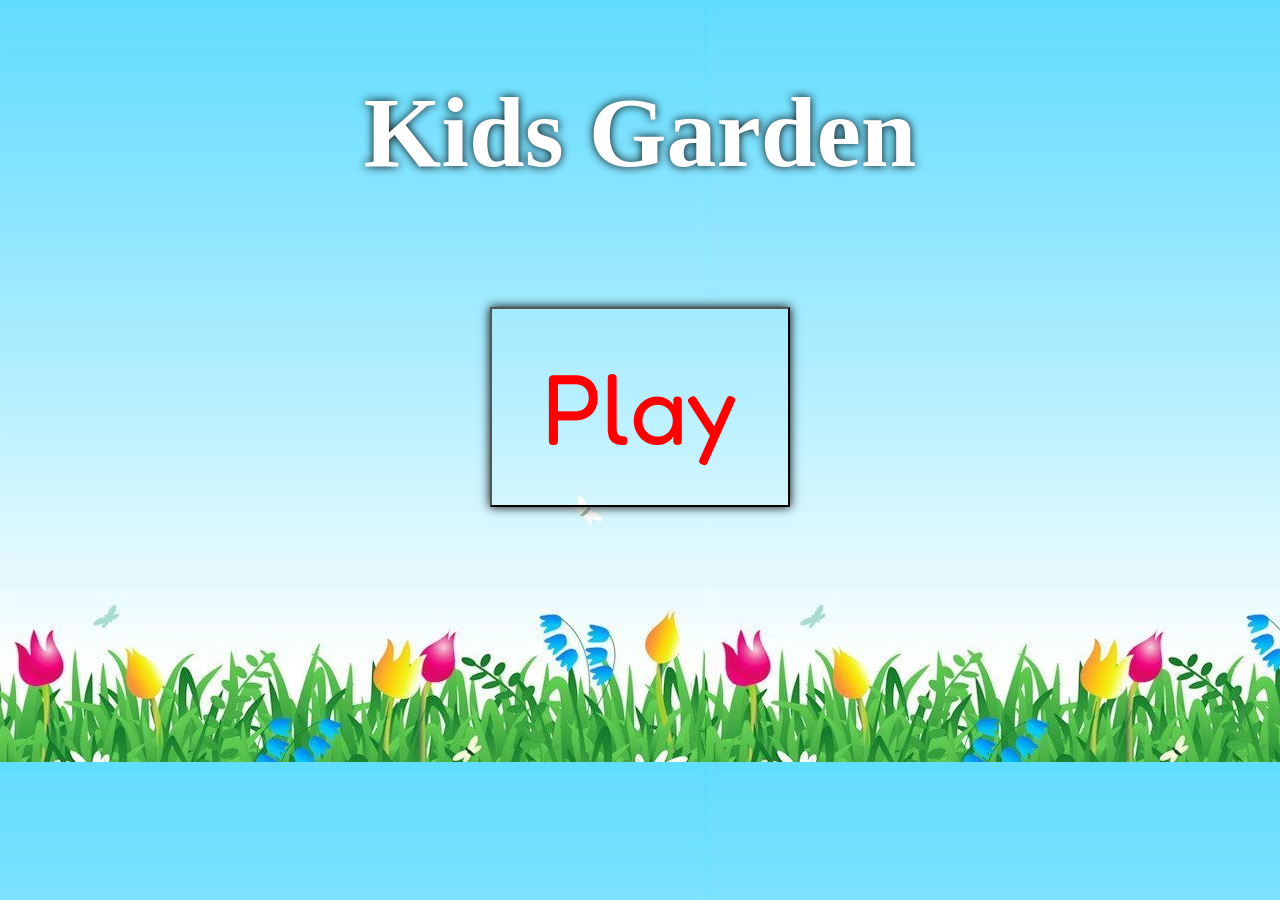
<file: Kids garden/index.html>
<!DOCTYPE html>
<html lang="en">

<head>
    <meta charset="UTF-8">
    <meta http-equiv="X-UA-Compatible" content="IE=edge">
    <meta name="viewport" content="width=device-width, initial-scale=1.0">
    <title>Document</title>
    <link rel="preconnect" href="https://fonts.gstatic.com">
    <link href="https://fonts.googleapis.com/css2?family=Fredoka+One&display=swap" rel="stylesheet">
</head>
<style>
    .col {}

    h1 {
        color: white;
        text-shadow: 0 0 10px Black;
        font-size: 100px;
    }

    h2 {
        color: white;
        text-shadow: 0 0 10px Black;
        font-size: 50px;
    }

    button {
        outline: none;
        color: red;
        font-size: 50px;
        background-color: transparent;
        font-family: 'Fredoka One', cursive;
    }

    #mode>button {
        width: 400px;
        margin: 20px;
    }

    #mode>button:hover {
        box-shadow: 0 0 10px black;
    }

    body {
        align-content: center;
        text-align: center;
    }

    #main {
        padding-top: 50px;
        height: auto;
        margin: auto;
    }

    #mode {
        padding-top: 50px;
        height: auto;
        margin: auto;
    }

    #main>button {
        font-size: 100px;
        height: 200px;
        width: 300px;
        box-shadow: 0 0 10px black;
    }

    #playarea {
        margin-top: 2%;
    }

    .plbtn {
        width: 80px;
        height: 70px;
        margin: 10px;
    }

    .plbtn:hover {
        box-shadow: 0 0 5px black;
    }

    #colordiv>.plbtn {
        width: 150px;
        height: 100px;
        margin: 10px;
    }

    #modeback {
        color: black;
    }

    #modeback:hover {
        box-shadow: 0 0 10px black;
    }

    .plim {
        width: 300px;
        height: 300px;
        margin-left: 10px;
        margin-bottom: 10px;
    }

    .plim>.plim {
        width: 290px;
        height: 290px;
        margin-left: 0px;
        margin-bottom: 0px;
    }

    #animaldiv {
        margin-top: 0px;
    }
</style>

<body background="Image/1974182.jpg">
    <Div>
        <h1>Kids Garden</h1>
        <!--Play Div (Main Menu)-->
        <div id="main">

            <button id="play">Play</button>
        </div>
        <!--Choose a Mode-->
        <div id="mode">
            <h2>Choose a Mode</h2>
            <button id="let">Letter Mode</button>
            <button id="num">Number Mode</button>
            <br>
            <button id="Color">Color Mode</button>
            <button id="Animal">Animal Mode</button>
            <br>
            <button id="Back">Back</button>
        </div>
        <!--Play Area-->
        <div id="playarea">
            <!--Letter Mode-->
            <div id="letterdiv">
                <div>
                    <button id="clia" class="plbtn">A</button>
                    <button id="clib" class="plbtn">B</button>
                    <button id="clic" class="plbtn">C</button>
                    <button id="clid" class="plbtn">D</button>
                    <button id="clie" class="plbtn">E</button>
                    <button id="clif" class="plbtn">F</button>
                    <button id="clig" class="plbtn">G</button>
                    <button id="clih" class="plbtn">H</button>
                    <button id="clii" class="plbtn">I</button>
                </div>
                <div>
                    <button id="clij" class="plbtn">J</button>
                    <button id="clik" class="plbtn">K</button>
                    <button id="clil" class="plbtn">L</button>
                    <button id="clim" class="plbtn">M</button>
                    <button id="clin" class="plbtn">N</button>
                    <button id="clio" class="plbtn">O</button>
                    <button id="clip" class="plbtn">P</button>
                    <button id="cliq" class="plbtn">Q</button>
                    <button id="clir" class="plbtn">R</button>
                </div>
                <div>
                    <button id="clis" class="plbtn">S</button>
                    <button id="clit" class="plbtn">T</button>
                    <button id="cliu" class="plbtn">U</button>
                    <button id="cliv" class="plbtn">V</button>
                    <button id="cliw" class="plbtn">W</button>
                    <button id="clix" class="plbtn">X</button>
                    <button id="cliy" class="plbtn">Y</button>
                    <button id="cliz" class="plbtn">Z</button>
                </div>
            </div>
            <!--Number Mode-->
            <div id="numberdiv">
                <button id="cli0" class="plbtn">0</button>
                <button id="cli1" class="plbtn">1</button>
                <button id="cli2" class="plbtn">2</button>
                <button id="cli3" class="plbtn">3</button>
                <button id="cli4" class="plbtn">4</button>
                <button id="cli5" class="plbtn">5</button>
                <button id="cli6" class="plbtn">6</button>
                <button id="cli7" class="plbtn">7</button>
                <button id="cli8" class="plbtn">8</button>
                <button id="cli9" class="plbtn">9</button>
            </div>
            <!--Animals Mode-->
            <div id="animaldiv">
                <button id="clidog" class="plim">
                    <img src="Image/Animals/Dof.jpeg" class="plim">
                </button>
                <button id="clicat" class="plim">
                    <img src="Image/Animals/Cat.jpeg" class="plim">
                </button>
                <button id="clicow" class="plim"><img class="plim"
                        src="Image/Animals/cartoon-happy-cow-vector-20862513.jpg"></button>
                <button id="cliduck" class="plim">
                    <img class="plim" src="Image/Animals/cute-duck-cartoon_160606-179.jpg">
                </button>
                <br>
                <button id="cligoat" class="plim">
                    <img class="plim" src="Image/Animals/Goat.jpeg"></button>
                <button id="clipony" class="plim">
                    <img class="plim" src="Image/Animals/cute-horse-cartoon_37609-152.jpg">
                </button>
                <button id="clitiger" class="plim">
                    <img class="plim" src="Image/Animals/adult-funny-tiger-260nw-469486433.jpg" alt="">
                </button>
                <button id="clielephant" class="plim">
                    <img class="plim" src="Image/Animals/cute-elephant-cartoon-260nw-500476903.jpg" alt="">
                </button>

            </div>
            <!--Colors Mode-->
            <div id="colordiv">

                <button id="clired" style="background-color: red" class="plbtn">Red</button>
                <button id="cliblue" style="background-color: Blue" class="plbtn"></button>
                <button id="clipink" style="background-color: pink" class="plbtn"></button>
                <button id="cligreen" style="background-color: green" class="plbtn"></button>
                <br>
                <button id="cliorange" style="background-color: orange" class="plbtn"></button>
                <button id="cliyellow" style="background-color: yellow" class="plbtn"></button>
                <button id="cliwhite" style="background-color: White" class="plbtn"></button>
                <button id="cliblack" style="background-color: Black" class="plbtn"></button>
                <br>
            </div>
            <!--The audio Plays in here-->
            <button id="modeback">Back to Mode</button>
        </div>
        <audio id="aud" src="" autoplay>

        </audio>
    </Div>
    <script src="https://ajax.googleapis.com/ajax/libs/jquery/3.5.1/jquery.min.js"></script>

    <script src="work.js"></script>
</body>

</html>
</file>
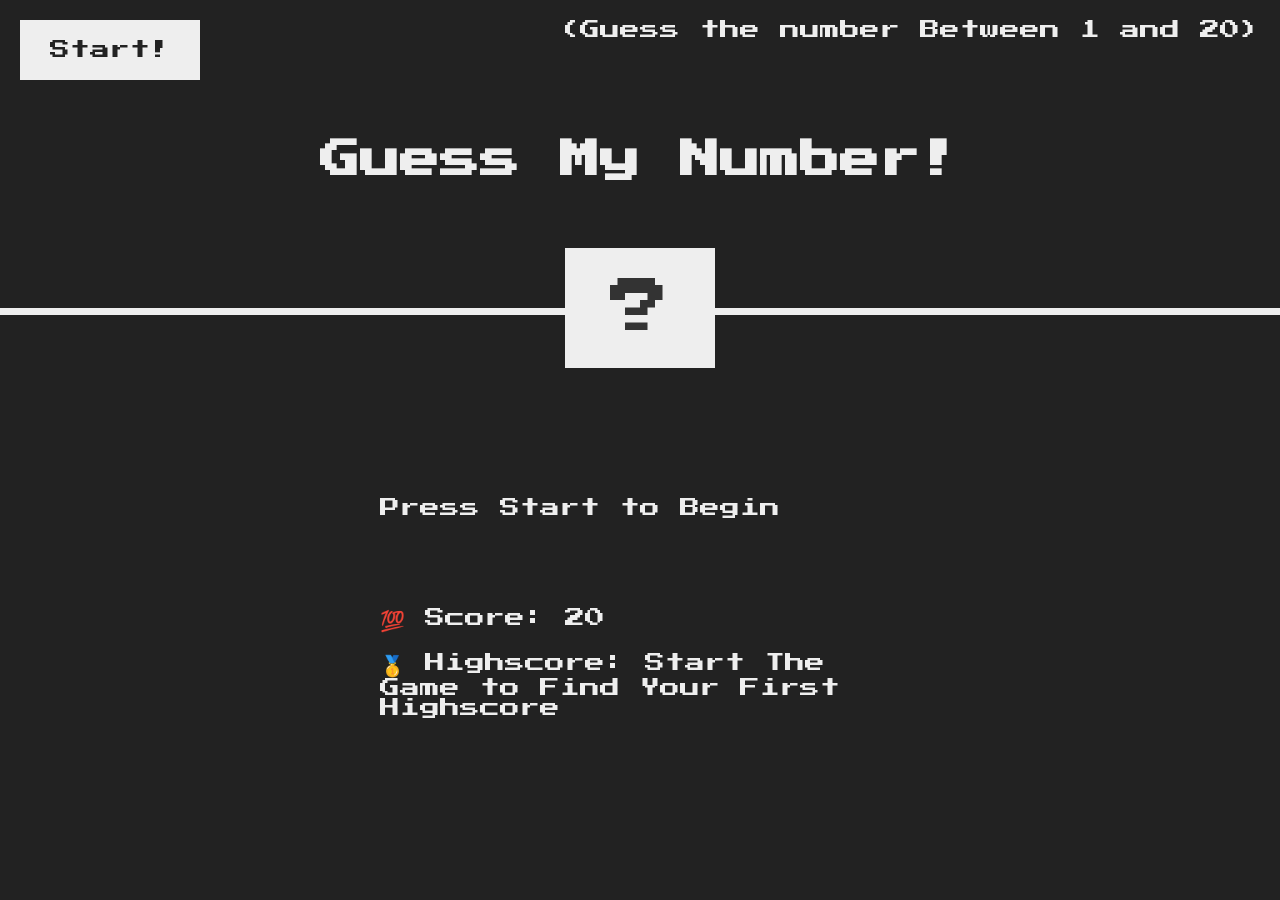
<file: Games/GuessTheNumber/index.html>
<!DOCTYPE html>
<html lang="en">

<head>
    <meta charset="UTF-8" />
    <meta name="viewport" content="width=device-width, initial-scale=1.0" />
    <meta http-equiv="X-UA-Compatible" content="ie=edge" />
    <link rel="stylesheet" href="style.css" />
    <title>Guess My Number!</title>
</head>

<body>
    <header>
        <h1>Guess My Number!</h1>
        <p class="between">(Guess the number Between 1 and 20)</p>
        <button class="btn again">Start!</button>
        <div class="number">?</div>
    </header>
    <main>
        <section class="left" id="lefter">
            <input type="number" class="guess" />
            <button class="btn check">Check!</button>
        </section>
        <section class="right">
            <p class="message">Press Start to Begin</p>
            <p class="label-score">💯 Score: <span class="score">20</span></p>
            <p class="label-highscore">
                🥇 Highscore: <span class="highscore">Start The Game to Find Your First Highscore</span>
            </p>
        </section>
    </main>
    <script src="script.js"></script>
</body>

</html>
</file>
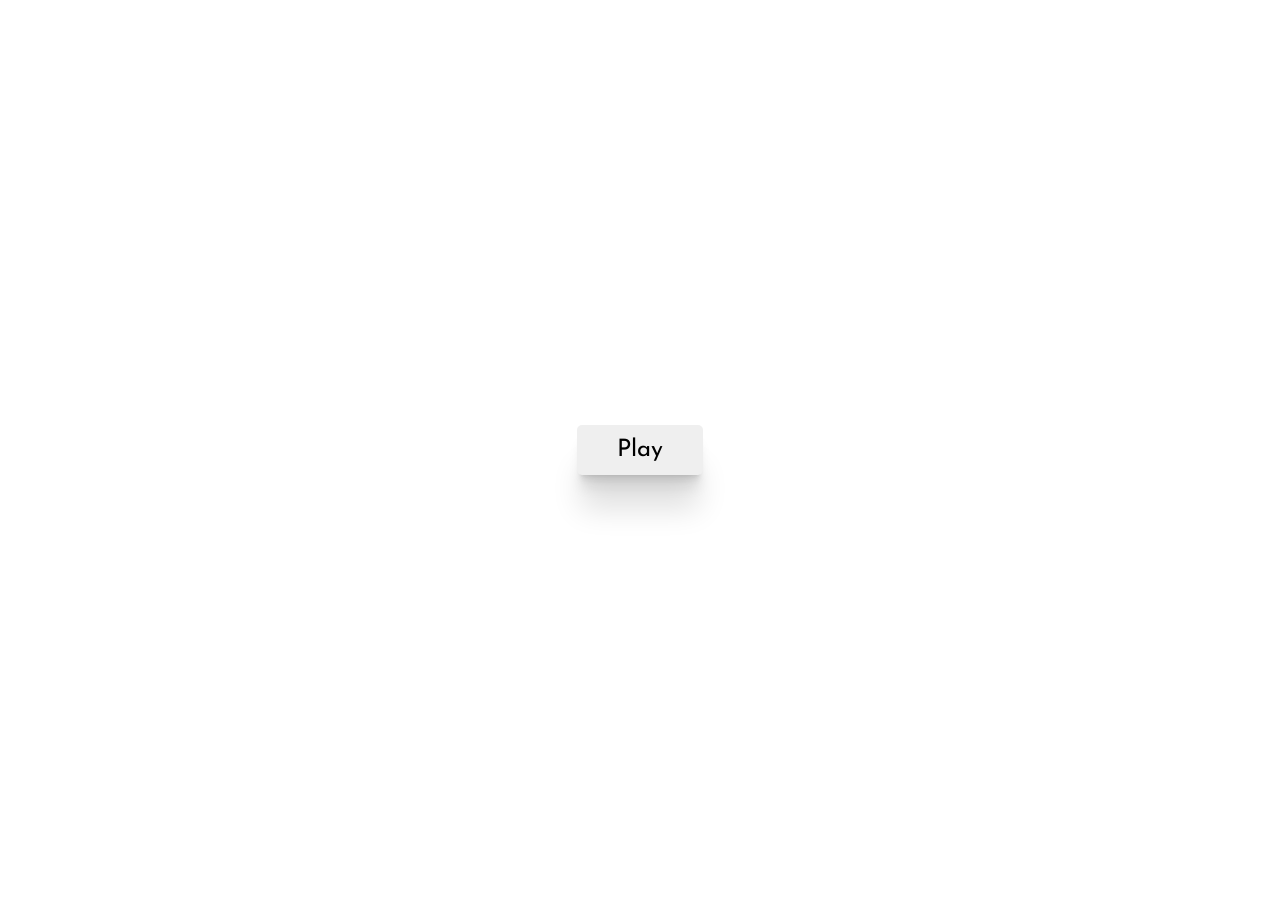
<file: Games/Kid's Quiz/index.html>
<!DOCTYPE html>
<html lang="en">
  <head>
    <meta charset="UTF-8" />
    <meta http-equiv="X-UA-Compatible" content="IE=edge" />
    <meta name="viewport" content="width=device-width, initial-scale=1.0" />
    <title>Document</title>
    <link rel="stylesheet" href="style.css" />
  </head>
  <body>
    <div>
      <button id="playBtn">Play</button>
    </div>
    <div id="parentDiv" class="main-div toHide">
      <div class="inner-div">
        <h2 class="question">Question comes here</h2>
        <ul>
          <li>
            <input type="radio" name="answer" id="ans1" class="answer" />
            <label for="ans1" id="option1"></label>
          </li>
          <li>
            <input type="radio" name="answer" id="ans2" class="answer" />
            <label for="ans2" id="option2"></label>
          </li>
          <li>
            <input type="radio" name="answer" id="ans3" class="answer" />
            <label for="ans3" id="option3"></label>
          </li>
          <li>
            <input type="radio" name="answer" id="ans4" class="answer" />
            <label for="ans4" id="option4"></label>
          </li>
        </ul>
        <button id="submit">Submit</button>
        <div id="showScore" class="toHide"></div>
      </div>
    </div>
  </body>
  <script src="script.js"></script>
</html>
</file>
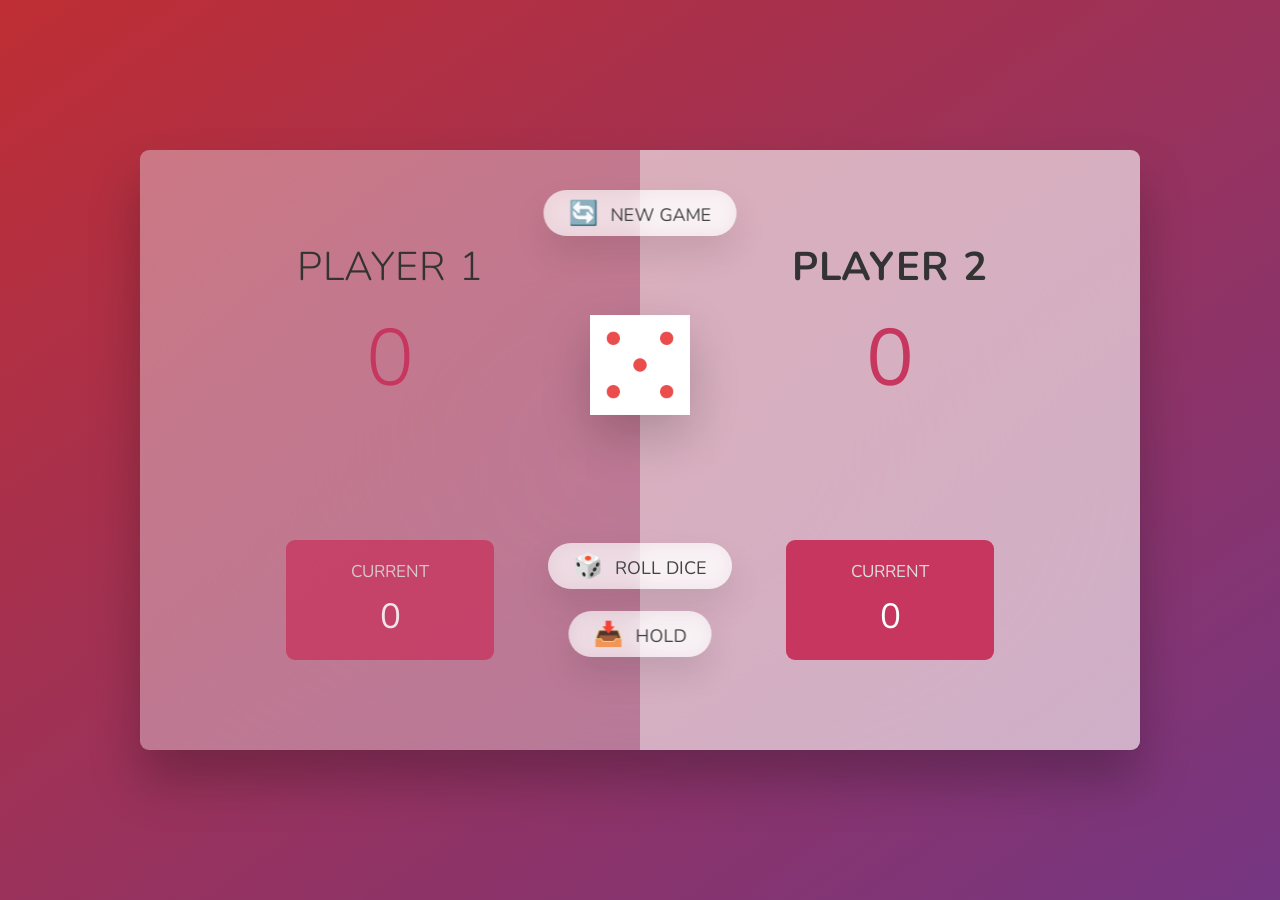
<file: Games/Roll The Dice/index.html>
<!DOCTYPE html>
<html lang="en">

<head>
    <meta charset="UTF-8" />
    <meta name="viewport" content="width=device-width, initial-scale=1.0" />
    <meta http-equiv="X-UA-Compatible" content="ie=edge" />
    <link rel="stylesheet" href="style.css" />
    <title>Roll The Dice</title>
</head>

<body>
    <main>
        <section id="player1" class="player player--0 ">
            <h2 class="name" id="name--0">Player 1</h2>
            <p class="score" id="score--0">0</p>
            <div class="current">
                <p class="current-label">Current</p>
                <p class="current-score" id="current--0">0</p>
            </div>
        </section>
        <section id="player2" class="player player--1 player--active">
            <h2 class="name" id="name--1">Player 2</h2>
            <p class="score" id="score--1">0</p>
            <div class="current">
                <p class="current-label">Current</p>
                <p class="current-score" id="current--1">0</p>
            </div>
        </section>
        <img src="dice-5.png" alt="Playing dice" class="dice" id='dice' />
        <button class="btn btn--new">🔄 New game</button>
        <button class="btn btn--roll">🎲 Roll dice</button>
        <button class="btn btn--hold">📥 Hold</button>
        <h3 id='classlol'></h3>
    </main>
    <script src="script.js"></script>
</body>

</html>
</file>
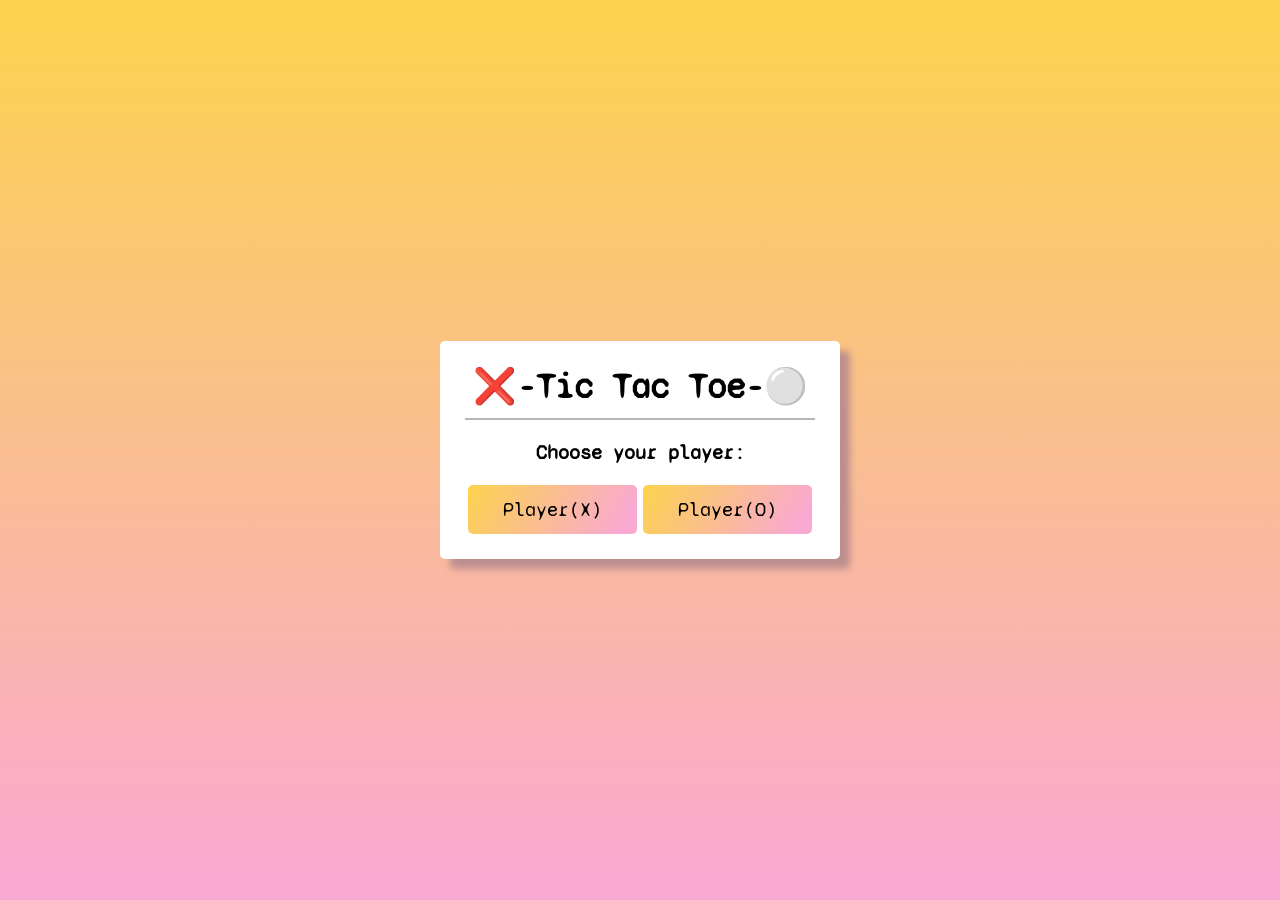
<file: Games/TicTacToe/index.html>
<!DOCTYPE html>
<html lang="en">
  <head>
    <meta charset="UTF-8" />
    <meta http-equiv="X-UA-Compatible" content="IE=edge" />
    <meta name="viewport" content="width=device-width, initial-scale=1.0" />
    <title>Tic-Tac-Toe</title>
    <link rel="stylesheet" href="style.css" />
    <link
      rel="stylesheet"
      href="https://pro.fontawesome.com/releases/v5.10.0/css/all.css"
      integrity="sha384-AYmEC3Yw5cVb3ZcuHtOA93w35dYTsvhLPVnYs9eStHfGJvOvKxVfELGroGkvsg+p"
      crossorigin="anonymous"
    />
  </head>
  <body>
    <!-- CHOOSE YOUR PLAYER -->
    <div class="select-box">
      <header>❌-Tic Tac Toe-⚪</header>
      <div class="content">
        <div class="title">Choose your player:</div>
        <div class="options">
          <button class="playerX">Player(X)</button>
          <button class="playerO">Player(O)</button>
        </div>
      </div>
    </div>

    <!-- PLAY SECTION -->

    <div class="play-board">
      <div class="details">
        <div class="players">
          <span class="xturn">X's Turn</span>
          <span class="Oturn">O's Turn</span>
          <div class="slider"></div>
        </div>
      </div>
      <div class="play-area">
        <section>
          <span class="box1"> </span>
          <span class="box2"></span>
          <span class="box3"></span>
        </section>
        <section>
          <span class="box4"></span>
          <span class="box5"></span>
          <span class="box6"></span>
        </section>
        <section>
          <span class="box7"></span>
          <span class="box8"></span>
          <span class="box9"></span>
        </section>
      </div>
    </div>
    <!-- End Section -->
    <div class="result-box">
      <div class="won-text"></div>

      <div class="btn">
        <button onclick="replay()">Replay</button>
      </div>
    </div>
  </body>
  <script src="script.js"></script>
</html>
</file>
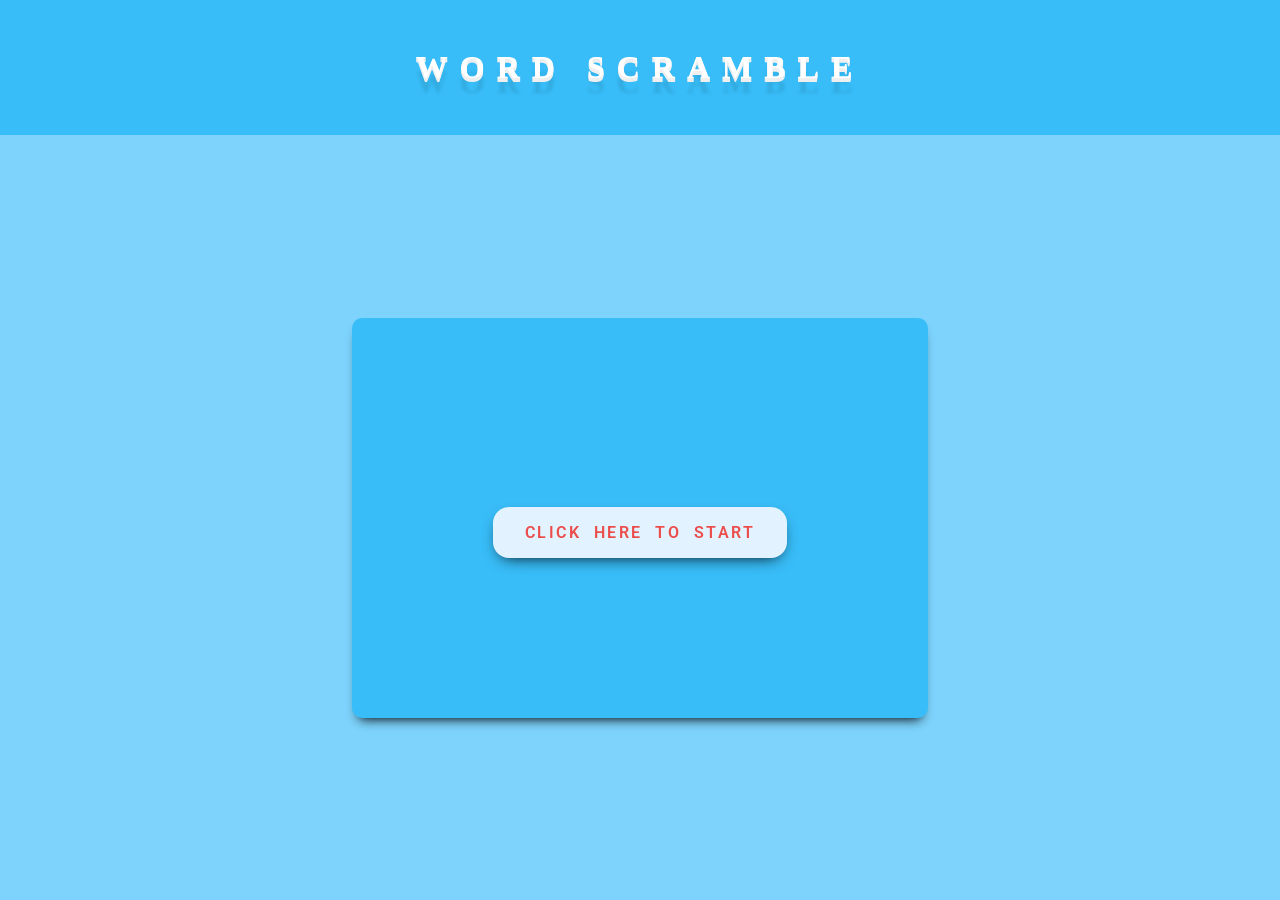
<file: Games/Word Scramble/wordScramble.html>
<!DOCTYPE html>
<html lang="en">
  <head>
    <meta charset="UTF-8" />
    <meta http-equiv="X-UA-Compatible" content="IE=edge" />
    <meta name="viewport" content="width=device-width, initial-scale=1.0" />
    <title>Document</title>
    <link rel="stylesheet" href="style.css" />
    <link rel="preconnect" href="https://fonts.gstatic.com" />
    <link
      href="https://fonts.googleapis.com/css2?family=Roboto:wght@300&display=swap"
      rel="stylesheet"
    />
  </head>
  <body>
    <header>
      <h1>Word Scramble</h1>
    </header>
    <section>
      <div class="gameArea">
        <h3 class="msg"></h3>
        <input type="text" class="hidden" />
        <button class="btn">Click here to start</button>
      </div>
    </section>
  </body>
  <script src="script.js"></script>
</html>
</file>
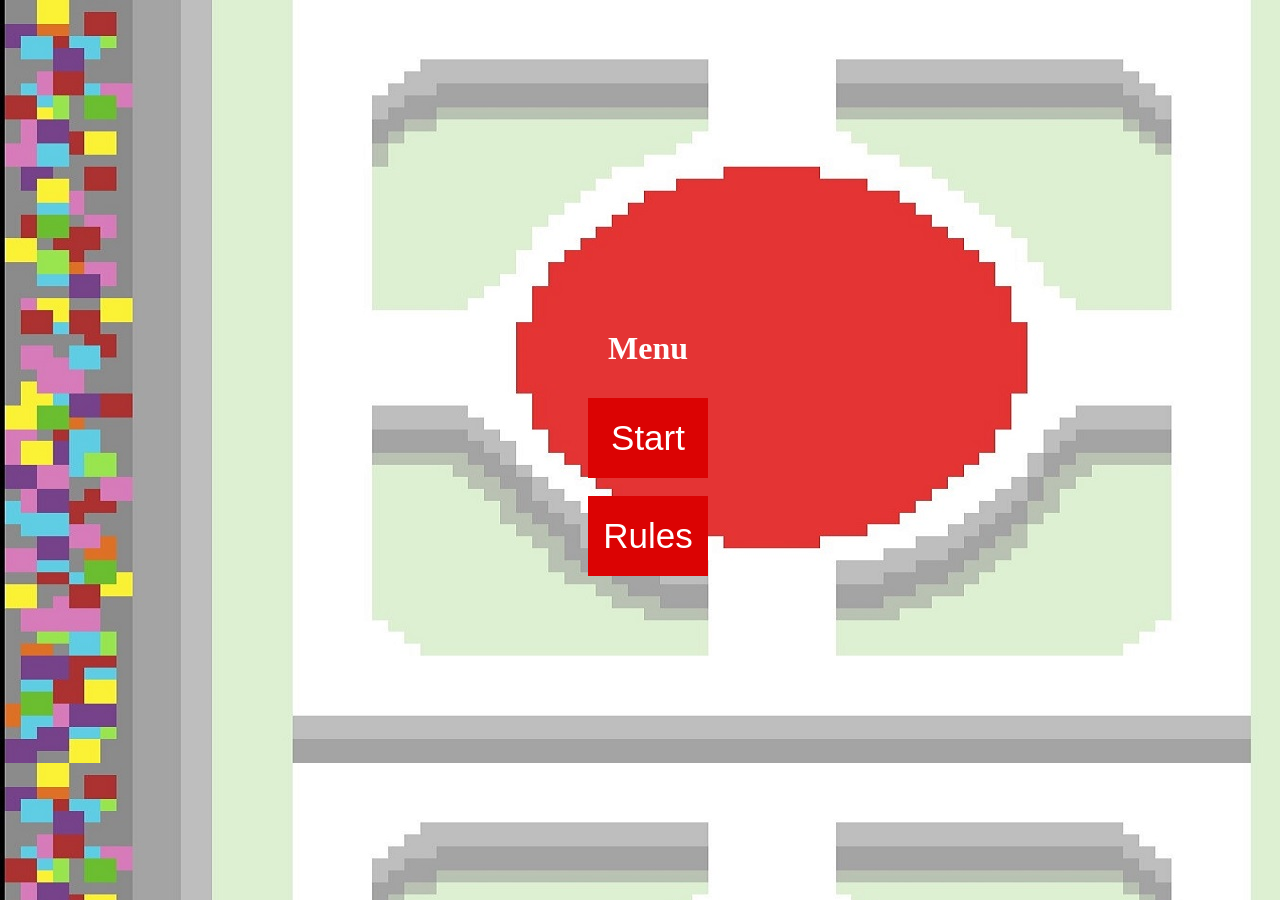
<file: Games/SumoGame/Sumo/Compete.html>
<!DOCTYPE html>
<html lang="en">

<head>
    <meta charset="UTF-8">
    <meta http-equiv="X-UA-Compatible" content="IE=edge">
    <meta name="viewport" content="width=device-width, initial-scale=1.0">
    <title>Document</title>
    <style>
        body {
            background-image: url(erick-bruno-ingame2.jpg);
            height: 97.5vh;
            width: 100%;
            overflow: hidden;
            display: flex;
            flex-direction: column;
        }

        #main {
            margin-bottom: 2%;
            height: 100%;
            width: 100%;
            display: flex;
            flex-direction: row;
        }

        #room {
            display: flex;
            flex-direction: row;
            align-items: center;
            height: 300px;
            width: 300px;
            border-radius: 50%;
            border: 10px solid whitesmoke;

        }

        #menu {
            height: 300px;
            width: 300px;
            color: white;
            display: flex;
            flex-direction: column;

        }

        #menu>button {
            background-color: rgb(219, 3, 3);
            border: none;
            font-size: 35px;
            color: white;
            width: 120px;
            height: 80px;
            margin: 1vh;
        }

        #menu>button:hover {
            background-color: rgb(219, 3, 3);
            box-shadow: 0 0 10px black;
        }

        #imge {
            margin-left: 90px;
            height: 60px;
            width: 120px;
            z-index: 2;
            position: absolute;
        }

        #declare {
            color: whitesmoke;
            font-size: 35px;

            background-color: inherit;
            z-index: 0;
            margin: auto;
            position: relative;
        }

        .center {
            text-align: center;
            align-items: center;
            justify-content: center;
        }

        .cols {
            display: flex;
            flex-direction: column;
            z-index: 0;
            margin: auto;
            position: relative;
        }

        #playrselect {
            height: 300px;
            width: 300px;
            color: white;
            display: flex;
            flex-direction: column;
            font-size: 25px;
        }


        div>input {
            background-color: rgb(219, 3, 3);
            border: none;
            font-size: 30px;
            color: black;
            width: 200px;
            height: 35px;
        }

        div>input:hover {
            background-color: rgb(219, 3, 3);
            box-shadow: 0 0 10px black;
        }

        #playrselect>h2 {
            font-size: 40px;
            margin-bottom: 2vh;
        }

        #playrselect>button {
            background-color: rgb(219, 3, 3);
            border: none;
            font-size: 35px;
            color: white;
            width: 120px;
            height: 40px;
            margin-top: 10px;
            margin: auto;
        }

        #playrselect>button:hover {
            background-color: rgb(219, 3, 3);
            box-shadow: 0 0 10px black;
        }

        #rulez>button {
            background-color: rgb(219, 3, 3);
            border: none;
            font-size: 35px;
            color: white;
            width: 120px;
            height: 40px;
            margin-top: 10px;
            margin: auto;
        }

        #rulez {
            font-size: 25px;
            color: white;
        }

        #rulez>button:hover {
            background-color: rgb(219, 3, 3);
            box-shadow: 0 0 10px black;
        }

        #restart {
            background-color: rgb(219, 3, 3);
            width: 120px;
            font-size: 25px;
            color: white;
            height: 40px;
        }

        #restart:hover {
            background-color: rgb(219, 3, 3);
            box-shadow: 0 0 10px black;
        }
    </style>

</head>

<body class="center">
    <script src="https://code.jquery.com/jquery-3.5.1.js"></script>
    <script src="KeyboardLogic.js">

    </script>
    <div id="menu" class="center">
        <h1>Menu</h1>
        <button id="start">Start</button>
        <button id="rules">Rules</button>
    </div>
    <div id="rulez" class="center">
        <ol>
            <li>Player 1 uses The S button to play the game</li>
            <li>Player 2 uses The L button to play the game</li>
            <li>Restart Button brings you to main menu</li>
        </ol>
        <button id="back">Back</button>
    </div>
    <div id="playrselect">
        <h2>Player Names</h2>
        <div>
            Player 1 : <input id="l1" type="text">
        </div>
        <div>
            Player 2 : <input id="l2" type="text">
        </div>
        <button id="play">Play</button>
    </div>
    <div id="main" class="center">
        <div>
            <div id="P1">
                Player 1
            </div>
            <div>Score</div>
            <div id="a">15</div>
        </div>
        <div id="room">
            <div class="cols center">
                <h2 id="declare">||</h2>
                <button id="restart">Restart</button>
            </div>
            <img id="imge" src="erick-bruno-sumos-colidindo.gif" />
        </div>
        <div>
            <div id="P2">
                Player 2
            </div>
            <div>
                Score
            </div>
            <div id="b">15</div>
        </div>
    </div>
</body>

</html>
</file>
<file: Games/GuessTheNumber/style.css>
@import url('https://fonts.googleapis.com/css?family=Press+Start+2P&display=swap');
* {
  margin: 0;
  padding: 0;
  box-sizing: inherit;
}

html {
  font-size: 62.5%;
  box-sizing: border-box;
}

body {
  font-family: 'Press Start 2P', sans-serif;
  color: #eee;
  background-color: #222;
  /* background-color: #60b347; */
}

/* LAYOUT */

header {
  position: relative;
  height: 35vh;
  border-bottom: 7px solid #eee;
}

main {
  height: 65vh;
  color: #eee;
  display: flex;
  align-items: center;
  justify-content: space-around;
}

.left {
  width: 52rem;
  display: flex;
  flex-direction: column;
  align-items: center;
}

.right {
  width: 52rem;
  font-size: 2rem;
}

/* ELEMENTS STYLE */

h1 {
  font-size: 4rem;
  text-align: center;
  position: absolute;
  width: 100%;
  top: 52%;
  left: 50%;
  transform: translate(-50%, -50%);
}

.number {
  background: #eee;
  color: #333;
  font-size: 6rem;
  width: 15rem;
  padding: 3rem 0rem;
  text-align: center;
  position: absolute;
  bottom: 0;
  left: 50%;
  transform: translate(-50%, 50%);
}

.between {
  font-size: 2rem;
  position: absolute;
  top: 2rem;
  right: 2rem;
}

.again {
  position: absolute;
  top: 2rem;
  left: 2rem;
}

.guess {
  background: none;
  border: 4px solid #eee;
  font-family: inherit;
  color: inherit;
  font-size: 5rem;
  padding: 2.5rem;
  width: 25rem;
  text-align: center;
  display: block;
  margin-bottom: 3rem;
}

.btn {
  border: none;
  background-color: #eee;
  color: #222;
  font-size: 2rem;
  font-family: inherit;
  padding: 2rem 3rem;
  cursor: pointer;
}

.btn:hover {
  background-color: #ccc;
}

.message {
  margin-bottom: 8rem;
  height: 3rem;
}

.label-score {
  margin-bottom: 2rem;
}
</file>
<file: Games/Kid's Quiz/style.css>
@import url("https://fonts.googleapis.com/css2?family=Josefin+Sans:wght@300;400&display=swap");
* {
  margin: 0;
  padding: 0;
  box-sizing: border-box;
  font-family: "Josefin Sans", sans-serif;
  font-weight: 300;
}

html {
  font-size: 62.5%;
}

#playBtn {
  position: absolute;
  left: 50%;
  top: 50%;
  transform: translate(-50%, -50%);
  font-weight: bolder;
  font-size: x-large;
  padding: 1.3rem 4rem;
  border: none;
  border-radius: 5px;
  box-shadow: 0 1.1px 0.8px -4px rgba(0, 0, 0, 0.057),
    0 2.5px 2px -4px rgba(0, 0, 0, 0.071),
    0 4.8px 3.8px -4px rgba(0, 0, 0, 0.079),
    0 8.5px 6.7px -4px rgba(0, 0, 0, 0.086),
    0 15.9px 12.5px -4px rgba(0, 0, 0, 0.095),
    0 38px 30px -4px rgba(0, 0, 0, 0.12);
}

.main-div {
  width: 100vw;
  min-height: 100vh;
  display: grid;
  place-items: center;
  background-color: hsl(206, 92%, 94%);
}

.inner-div {
  width: 40vw;
  background-color: #fff;
  padding: 3rem 8rem;
  border: 1rem;
  box-shadow: 0 1.1px 0.8px -4px rgba(0, 0, 0, 0.057),
    0 2.5px 2px -4px rgba(0, 0, 0, 0.071),
    0 4.8px 3.8px -4px rgba(0, 0, 0, 0.079),
    0 8.5px 6.7px -4px rgba(0, 0, 0, 0.086),
    0 15.9px 12.5px -4px rgba(0, 0, 0, 0.095),
    0 38px 30px -4px rgba(0, 0, 0, 0.12);
}
h2 {
  font-size: 3.5rem;
  font-weight: 400;
  margin: 1rem 0 4rem 0;
}

li {
  font-size: 2rem;
  margin-top: 1.5rem;
  list-style: none;
}

input {
  cursor: pointer;
}

#submit,
.btn {
  padding: 1rem 3rem;
  outline: none;
  font-size: 2rem;
  font-size: 400;
  display: block;
  margin: auto;
  border: none;
  text-transform: uppercase;
  color: #fff;
  background-color: #74b9ff;
  margin-top: 4rem;
  padding-top: 15px;
}

#submit:hover {
  background-color: #0984e3;
}

#showScore {
  background-color: #dfe6e9;
  margin-top: 3rem;
  padding: 3rem 4rem;
  box-shadow: 0 1.1px 0.8px -4px rgba(0, 0, 0, 0.057),
    0 2.5px 2px -4px rgba(0, 0, 0, 0.071),
    0 4.8px 3.8px -4px rgba(0, 0, 0, 0.079),
    0 8.5px 6.7px -4px rgba(0, 0, 0, 0.086),
    0 15.9px 12.5px -4px rgba(0, 0, 0, 0.095),
    0 38px 30px -4px rgba(0, 0, 0, 0.12);
}
h3 {
  font-size: 3rem;
  text-align: center;
}

#showScore .btn {
  margin-top: 2rem;
  background-color: #55efc4;
  color: #2d3436;
}

#showScore .btn:hover {
  background-color: #00b894;
  color: #fff;
}
.toHide {
  display: none;
}
</file>
<file: Games/Roll The Dice/style.css>
@import url('https://fonts.googleapis.com/css2?family=Nunito&display=swap');

* {
  margin: 0;
  padding: 0;
  box-sizing: inherit;
}

html {
  font-size: 62.5%;
  box-sizing: border-box;
}

body {
  font-family: 'Nunito', sans-serif;
  font-weight: 400;
  height: 100vh;
  color: #333;
  background-image: linear-gradient(to top left, #753682 0%, #bf2e34 100%);
  display: flex;
  align-items: center;
  justify-content: center;
}

/* LAYOUT */
main {
  position: relative;
  width: 100rem;
  height: 60rem;
  background-color: rgba(255, 255, 255, 0.35);
  backdrop-filter: blur(200px);
  filter: blur();
  box-shadow: 0 3rem 5rem rgba(0, 0, 0, 0.25);
  border-radius: 9px;
  overflow: hidden;
  display: flex;
}

.player {
  flex: 50%;
  padding: 9rem;
  display: flex;
  flex-direction: column;
  align-items: center;
  transition: all 0.75s;
}

/* ELEMENTS */
.name {
  position: relative;
  font-size: 4rem;
  text-transform: uppercase;
  letter-spacing: 1px;
  word-spacing: 2px;
  font-weight: 300;
  margin-bottom: 1rem;
}

.score {
  font-size: 8rem;
  font-weight: 300;
  color: #c7365f;
  margin-bottom: auto;
}

.player--active {
  background-color: rgba(255, 255, 255, 0.4);
}
.player--active .name {
  font-weight: 700;
}
.player--active .score {
  font-weight: 400;
}

.player--active .current {
  opacity: 1;
}

.current {
  background-color: #c7365f;
  opacity: 0.8;
  border-radius: 9px;
  color: #fff;
  width: 65%;
  padding: 2rem;
  text-align: center;
  transition: all 0.75s;
}

.current-label {
  text-transform: uppercase;
  margin-bottom: 1rem;
  font-size: 1.7rem;
  color: #ddd;
}

.current-score {
  font-size: 3.5rem;
}

/* ABSOLUTE POSITIONED ELEMENTS */
.btn {
  position: absolute;
  left: 50%;
  transform: translateX(-50%);
  color: #444;
  background: none;
  border: none;
  font-family: inherit;
  font-size: 1.8rem;
  text-transform: uppercase;
  cursor: pointer;
  font-weight: 400;
  transition: all 0.2s;

  background-color: white;
  background-color: rgba(255, 255, 255, 0.6);
  backdrop-filter: blur(10px);

  padding: 0.7rem 2.5rem;
  border-radius: 50rem;
  box-shadow: 0 1.75rem 3.5rem rgba(0, 0, 0, 0.1);
}

.btn::first-letter {
  font-size: 2.4rem;
  display: inline-block;
  margin-right: 0.7rem;
}

.btn--new {
  top: 4rem;
}
.btn--roll {
  top: 39.3rem;
}
.btn--hold {
  top: 46.1rem;
}

.btn:active {
  transform: translate(-50%, 3px);
  box-shadow: 0 1rem 2rem rgba(0, 0, 0, 0.15);
}

.btn:focus {
  outline: none;
}

.dice {
  position: absolute;
  left: 50%;
  top: 16.5rem;
  transform: translateX(-50%);
  height: 10rem;
  box-shadow: 0 2rem 5rem rgba(0, 0, 0, 0.2);
}

.player--winner {
  background-color: #2f2f2f;
}

.player--winner .name {
  font-weight: 700;
  color: #c7365f;
}
</file>
<file: Games/TicTacToe/style.css>
@import url("https://fonts.googleapis.com/css2?family=Syne+Mono&display=swap");

* {
  margin: 0;
  padding: 0;
  box-sizing: border-box;
  font-family: "Syne Mono", monospace;
}
body {
  min-height: 100vh;
  background-image: linear-gradient(180deg, #fcd34d, #f9a8d4);
}

.select-box,
.play-board,
.result-box {
  position: absolute;
  left: 50%;
  top: 50%;
  transform: translate(-50%, -50%);
  transition: all 0.3s ease;
}
.select-box {
  background-color: white;
  padding: 25px;
  border-radius: 5px;
  width: 100%;
  max-width: 400px;
  box-shadow: 10px 10px 7px rosybrown;
}
.select-box.hide {
  opacity: 0;
  pointer-events: none;
  transform: translate(-50%, -50%) scale(0.9);
}
.select-box header {
  text-align: center;
  font-size: 35px;
  font-weight: 900;
  border-bottom: 2px solid rgb(183, 183, 183);
  padding-bottom: 10px;
}
.select-box .title {
  text-align: center;
  font-size: 20px;
  font-weight: 700;
  margin: 20px 0;
}

.select-box .options {
  display: flex;
  width: 100%;
}

.options button {
  width: 100%;
  font-size: 20px;
  font-weight: 500;
  padding: 12px;
  border: none;
  background: linear-gradient(120deg, #fcd34d, #f9a8d4, #fcd34d);
  background-size: 200%;
  margin: 0px 3px;
  border-radius: 5px;
  cursor: pointer;
  transition: 0.5s;
}

.options button:hover {
  transform: scale(0.94);
  background-position: right;
  color: white;
}

.play-board .details {
  background: white;
  padding: 7px;
  border-radius: 5px;
}

.play-board .details,
.players {
  display: flex;
  width: 100%;
  position: relative;
  justify-content: space-around;
}
.play-board .details span {
  width: 100%;
  border-radius: 5px;
  padding: 7px 0;
  font-size: 20px;
  font-weight: 500;
  cursor: default;
  width: 100%;
  text-align: center;
  position: relative;
  z-index: 5;
  transition: all 0.3s ease;
}
.details span:first-child {
  color: white;
}

.details .slider {
  position: absolute;
  top: 0;
  left: 0;
  height: 100%;
  width: 50%;
  background: linear-gradient(120deg, #fcd34d, #f9a8d4);
  border-radius: 5px;
  z-index: 2;
  transition: all 0.3s ease;
}
.play-board section {
  display: flex;
}
.play-board section span {
  display: block;
  margin: 2px;
  height: 100px;
  width: 100px;
  background: white;
  border-radius: 5px;
  font-size: 50px;
  text-align: center;
  line-height: 100px;
}

.players.active span:first-child {
  color: black;
}
.players.active span:nth-child(2) {
  color: white;
}
.players.active .slider {
  left: 50%;
}

.play-board .play-area {
  margin-top: 20px;
}

.play-board {
  opacity: 0;
  pointer-events: none;
  transform: translate(-50%, -50%) scale(0.9);
}
.play-board.show {
  opacity: 1;
  pointer-events: auto;
  transform: translate(-50%, -50%) scale(1);
}
.result-box {
  background: white;
  padding: 20px;
  border-radius: 5px;
  max-width: 350px;
  width: 100%;
  box-shadow: 10px 10px 7px rosybrown;
  opacity: 0;
  pointer-events: none;
  transform: translate(-50%, -50%) scale(0.9);
}
.result-box.show {
  opacity: 1;
  pointer-events: auto;
  transform: translate(-50%, -50%) scale(1);
}

.result-box .won-text {
  font-size: 25px;
  font-weight: 500;
  display: flex;
  padding-left: 20px;
}
.result-box .won-text b {
  font-weight: 600;
  margin-left: 7px;
  margin-right: 7px;
}

.result-box .btn {
  margin-top: 20px;
  text-align: center;
}
.result-box .btn button {
  width: 50%;
  font-size: 20px;
  font-weight: 500;
  padding: 12px;
  border: none;
  background: linear-gradient(120deg, #fcd34d, #f9a8d4, #fcd34d);
  background-size: 200%;
  border-radius: 5px;
  cursor: pointer;
  transition: 0.5s;
}

.result-box .btn button:hover {
  transform: scale(0.94);
  background-position: right;
  color: white;
}
</file>
<file: Games/Word Scramble/style.css>
* {
  margin: 0;
  padding: 0;
  box-sizing: border-box;
}

header {
  width: 100%;
  line-height: 15vh;
  background-color: #38bdf8;
}

h1 {
  text-align: center;
  color: white;
  font-size: 2rem;
  text-transform: uppercase;
  letter-spacing: 12px;
  text-shadow: 0 1px 0 #efefef, 0 2px 0 #efefef, 0 3px 0 #efefef,
    0 4px 0 #efefef, 0 15px 3.5px rgba(0, 0, 0, 0.1);
}

section {
  height: 85vh;
  display: flex;
  justify-content: center;
  align-items: center;
  background-color: #7dd3fc;
}
.msg {
  font-family: "Farro", sans-serif;
  font-size: 1.7rem;
  margin-bottom: 20px;
}
.gameArea {
  width: 45%;
  height: 400px;
  padding: 20px 0;
  background-color: #38bdf8;
  display: flex;
  justify-content: center;
  align-items: center;
  flex-direction: column;
  border-radius: 10px;
  box-shadow: 0 8px 12px -7px black;
}

h3 {
  text-align: center;
  font-size: 1.5rem;
}
input {
  width: 40%;
  padding: 15px 0;
  text-align: center;
  border-radius: 25px;
  outline: none;
  border: none;
  background-color: #f0f9ff;
  color: black;
  margin: 2rem 0;
  font-size: 1.1rem;
}

button {
  letter-spacing: 2.5px;
  word-spacing: 6px;
  font-family: "Roboto", sans-serif;
  font-size: 1rem;
  cursor: pointer;
  outline: none;
  border: #2f3542;
  margin-top: 10px;
  color: #eb4d4b;
  border-radius: 1rem;
  box-shadow: 0 6px 16px -7px black;
}

button.btn {
  font-weight: 600;
  padding: 1rem 2rem;
  background: rgb(227, 242, 255);
  text-transform: uppercase;
  transition-property: all;
  transition-duration: 0.5s;
  transition-timing-function: cubic-bezier(0.65, -0.25, 0.25, 1.95);
}

button.btn:hover,
button.btn:focus,
button.btn:active {
  letter-spacing: 0.2rem;
  word-spacing: 0.8rem;
}

.hidden {
  display: none;
}
</file>
